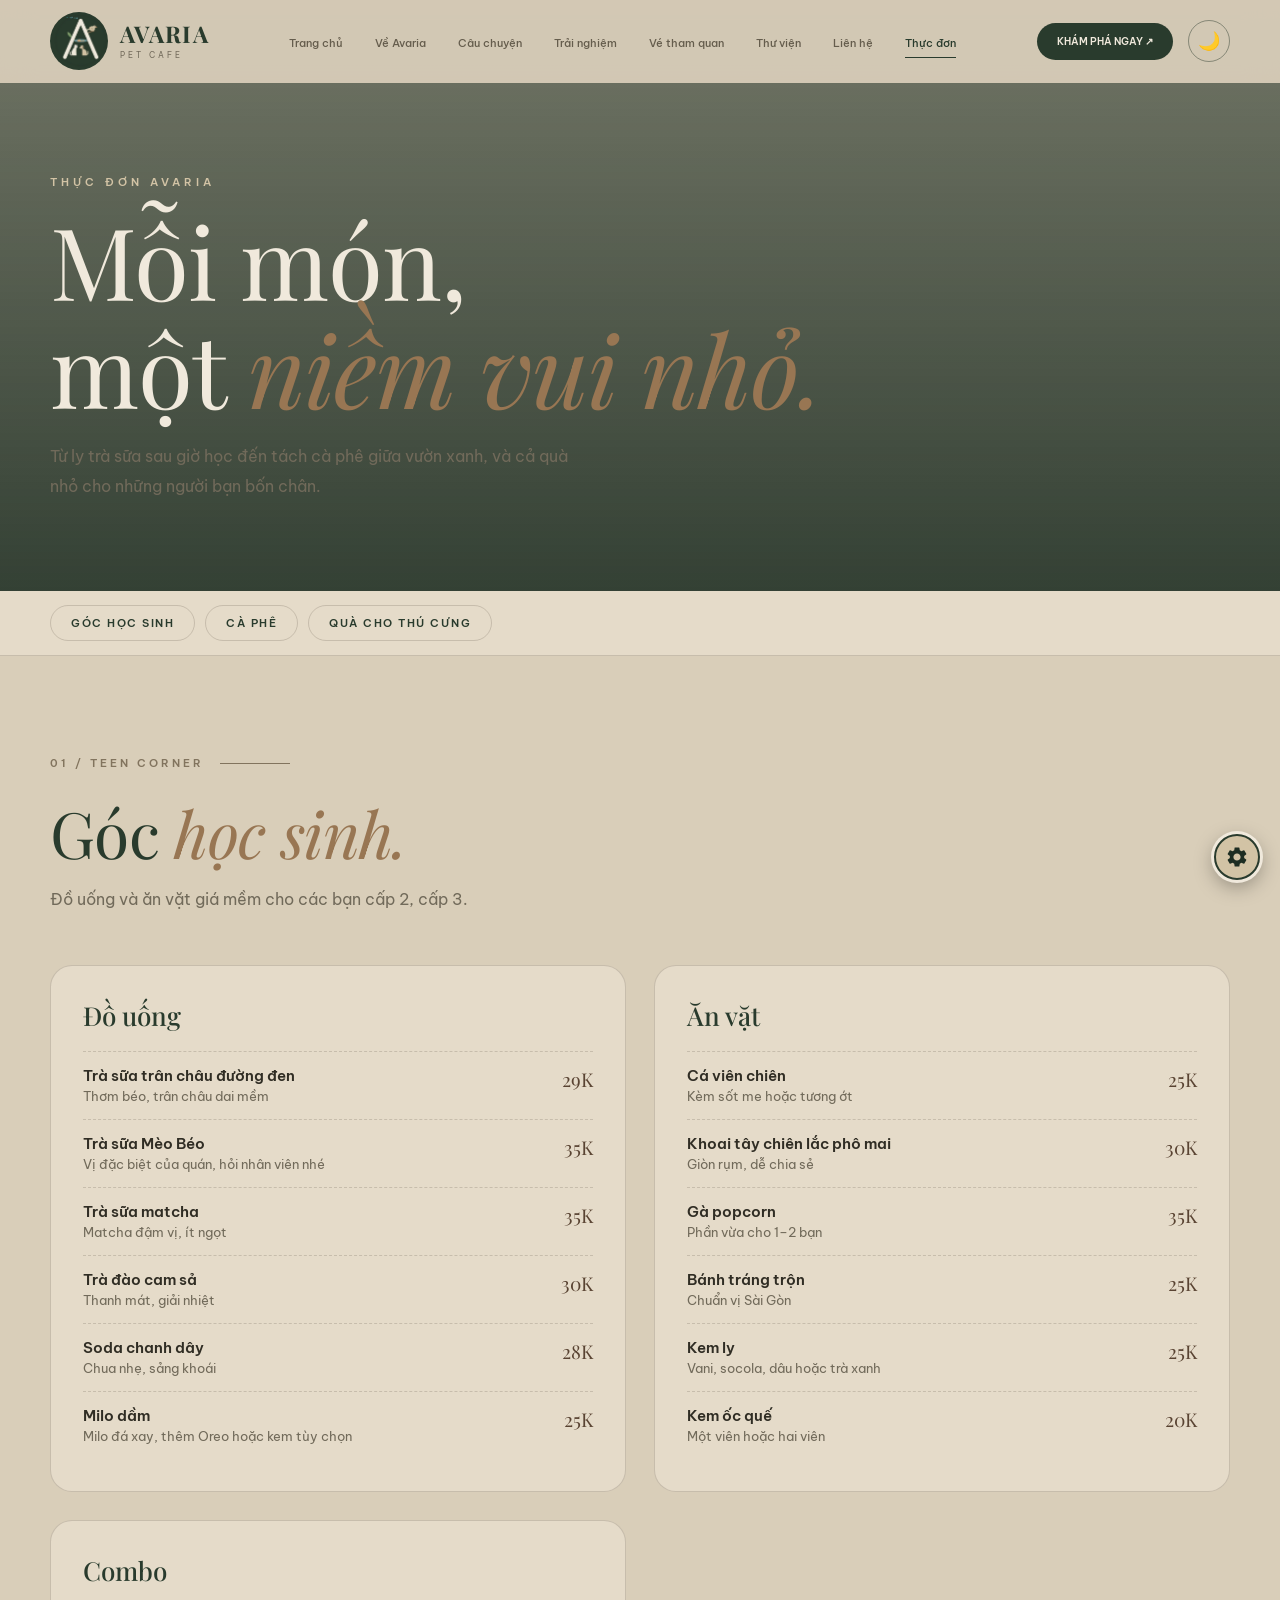
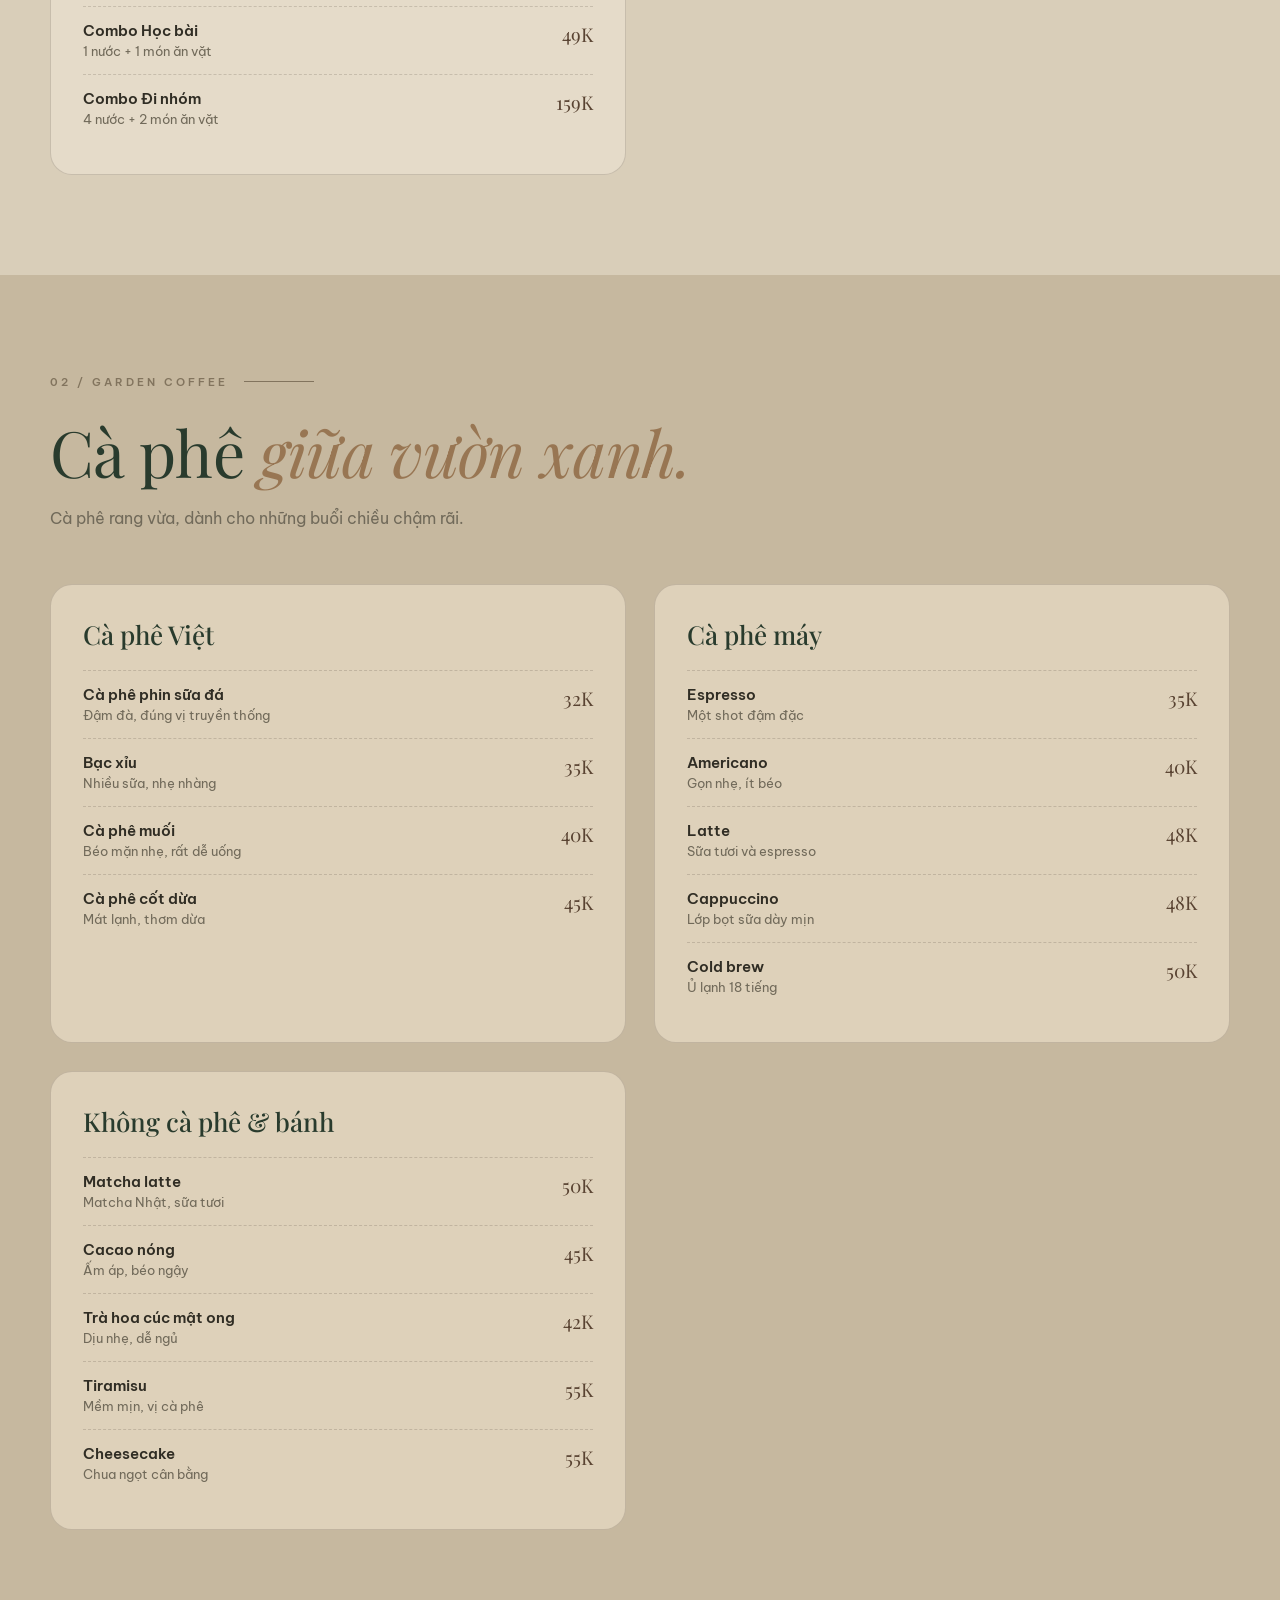
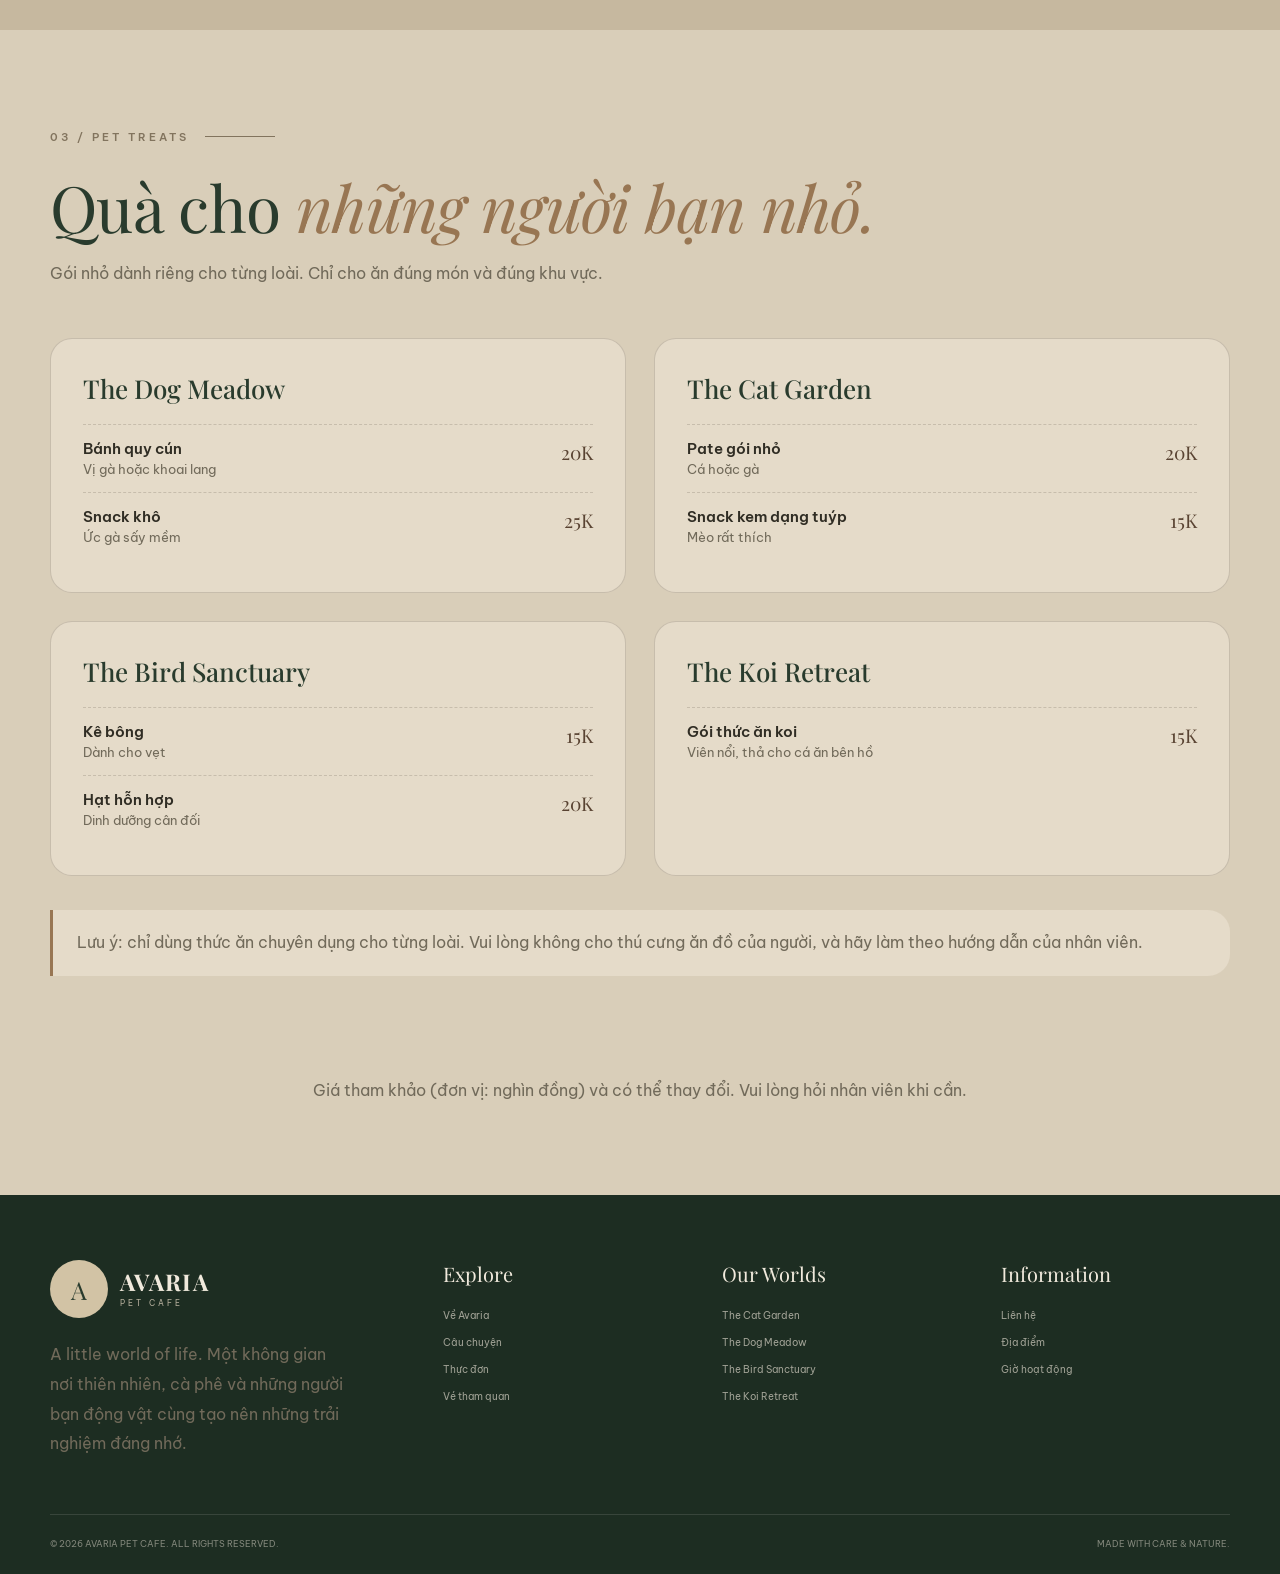
<file: menu.html>
<!DOCTYPE html>
<html lang="vi">
<head>
<meta charset="UTF-8">
<meta name="viewport" content="width=device-width, initial-scale=1.0">
<title>Thực đơn | Avaria Pet Cafe</title>
<meta name="description" content="Thực đơn Avaria Pet Cafe: đồ uống, ăn vặt, cà phê và quà cho thú cưng.">
<link rel="preconnect" href="https://fonts.googleapis.com">
<link rel="preconnect" href="https://fonts.gstatic.com" crossorigin>
<link href="https://fonts.googleapis.com/css2?family=Playfair+Display:ital,wght@0,400;0,500;0,600;1,400;1,500&family=Be+Vietnam+Pro:wght@300;400;500;600;700&display=swap" rel="stylesheet">
<link rel="stylesheet" href="style.css">
<link rel="stylesheet" href="story.css">
<style>
.menu-tabs{position:sticky;top:72px;z-index:50;background:var(--background-light);border-bottom:1px solid var(--border)}
.menu-tabs .container{display:flex;gap:10px;overflow-x:auto;padding:14px 0}
.menu-tabs a{white-space:nowrap;padding:10px 20px;border:1px solid var(--border);border-radius:50px;font-size:11px;font-weight:600;letter-spacing:1.5px;color:var(--green);transition:.25s}
.menu-tabs a:hover{background:var(--green);color:var(--white)}
.menu-section{padding:100px 0}
.menu-section.alt{background:var(--background-dark)}
.menu-sub{margin:18px 0 50px;max-width:560px}
.menu-grid{display:grid;grid-template-columns:repeat(2,1fr);gap:28px}
.menu-group{background:var(--background-light);border:1px solid var(--border);border-radius:var(--radius);padding:32px}
.alt .menu-group{background:var(--surface-light)}
.menu-group h3{font-family:var(--serif);font-weight:500;font-size:26px;color:var(--green);margin-bottom:18px}
.menu-group ul{list-style:none}
.menu-group li{display:flex;justify-content:space-between;gap:18px;padding:14px 0;border-top:1px dashed var(--border)}
.menu-group b{display:block;font-weight:600;color:var(--text);font-size:15px}
.menu-group span{font-size:13px;color:var(--muted)}
.menu-group em{font-style:normal;font-family:var(--serif);font-size:19px;color:var(--wood);white-space:nowrap}
.pet-note{margin-top:34px;padding:18px 24px;border-left:3px solid var(--wood-light);background:var(--background-light);border-radius:0 var(--radius) var(--radius) 0;font-size:14px}
.menu-foot{text-align:center;padding:0 0 90px;font-size:13px;color:var(--muted)}
@media(max-width:760px){.menu-grid{grid-template-columns:1fr}.menu-section{padding:70px 0}.menu-hero{padding:130px 0 50px}.menu-tabs{top:72px}}
</style>
</head>
<body class="story-page">
    <canvas id="firefliesCanvas"></canvas>

<header class="header" id="header">
  <div class="container navbar">
    <a href="index.html" class="logo">
      <div class="logo-mark"><img src="logoava.png" alt="Avaria Pet Cafe Logo" class="logo-img"></div>
      <div class="logo-text"><strong>AVARIA</strong><span>PET CAFE</span></div>
    </a>
    <ul class="nav-links" id="navLinks">
      <li><a href="index.html">Trang chủ</a></li>
      <li><a href="index.html#about">Về Avaria</a></li>
      <li><a href="story.html">Câu chuyện</a></li>
      <li><a href="index.html#experience">Trải nghiệm</a></li>
      <li><a href="index.html#tickets">Vé tham quan</a></li>
      <li><a href="index.html#gallery">Thư viện</a></li>
      <li><a href="index.html#contact">Liên hệ</a></li>
      <li><a href="menu.html" class="active">Thực đơn</a></li>
    </ul>
    <div class="nav-right">
      <a href="index.html#tickets" class="nav-booking">KHÁM PHÁ NGAY ↗</a>
       <!-- NÚT ĐỔI SÁNG/TỐI -->
      <button class="theme-toggle" id="themeToggle" aria-label="Chuyển chế độ sáng/tối" title="Chế độ ban đêm">🌙</button>
      <button class="menu-toggle" id="menuToggle" aria-label="Mở menu" aria-expanded="false">☰</button>
    </div>
  </div>
</header>

<main>
<section class="menu-hero">
  <div class="container">
    <span class="story-eyebrow">THỰC ĐƠN AVARIA</span>
    <h1>Mỗi món,<br>một <i>niềm vui nhỏ.</i></h1>
    <p>Từ ly trà sữa sau giờ học đến tách cà phê giữa vườn xanh, và cả quà nhỏ cho những người bạn bốn chân.</p>
  </div>
</section>

<nav class="menu-tabs" aria-label="Danh mục thực đơn">
  <div class="container">
    <a href="#teen">GÓC HỌC SINH</a>
    <a href="#coffee">CÀ PHÊ</a>
    <a href="#pet">QUÀ CHO THÚ CƯNG</a>
  </div>
</nav>

<!-- 01 GÓC HỌC SINH -->
<section class="menu-section" id="teen"><div class="container">
  <div class="story-label">01 / TEEN CORNER</div>
  <h2 class="reveal">Góc <i>học sinh.</i></h2>
  <p class="menu-sub reveal">Đồ uống và ăn vặt giá mềm cho các bạn cấp 2, cấp 3.</p>
  <div class="menu-grid">

    <div class="menu-group reveal"><h3>Đồ uống</h3><ul>
        <li><div><b>Trà sữa trân châu đường đen</b><span>Thơm béo, trân châu dai mềm</span></div><em>29K</em></li>
        <li><div><b>Trà sữa Mèo Béo</b><span>Vị đặc biệt của quán, hỏi nhân viên nhé</span></div><em>35K</em></li>
        <li><div><b>Trà sữa matcha</b><span>Matcha đậm vị, ít ngọt</span></div><em>35K</em></li>
        <li><div><b>Trà đào cam sả</b><span>Thanh mát, giải nhiệt</span></div><em>30K</em></li>
        <li><div><b>Soda chanh dây</b><span>Chua nhẹ, sảng khoái</span></div><em>28K</em></li>
        <li><div><b>Milo dầm</b><span>Milo đá xay, thêm Oreo hoặc kem tùy chọn</span></div><em>25K</em></li>
    </ul></div>

    <div class="menu-group reveal"><h3>Ăn vặt</h3><ul>
        <li><div><b>Cá viên chiên</b><span>Kèm sốt me hoặc tương ớt</span></div><em>25K</em></li>
        <li><div><b>Khoai tây chiên lắc phô mai</b><span>Giòn rụm, dễ chia sẻ</span></div><em>30K</em></li>
        <li><div><b>Gà popcorn</b><span>Phần vừa cho 1–2 bạn</span></div><em>35K</em></li>
        <li><div><b>Bánh tráng trộn</b><span>Chuẩn vị Sài Gòn</span></div><em>25K</em></li>
        <li><div><b>Kem ly</b><span>Vani, socola, dâu hoặc trà xanh</span></div><em>25K</em></li>
        <li><div><b>Kem ốc quế</b><span>Một viên hoặc hai viên</span></div><em>20K</em></li>
    </ul></div>

    <div class="menu-group reveal"><h3>Combo</h3><ul>
        <li><div><b>Combo Học bài</b><span>1 nước + 1 món ăn vặt</span></div><em>49K</em></li>
        <li><div><b>Combo Đi nhóm</b><span>4 nước + 2 món ăn vặt</span></div><em>159K</em></li>
    </ul></div>

  </div>
</div></section>

<!-- 02 CÀ PHÊ -->
<section class="menu-section alt" id="coffee"><div class="container">
  <div class="story-label">02 / GARDEN COFFEE</div>
  <h2 class="reveal">Cà phê <i>giữa vườn xanh.</i></h2>
  <p class="menu-sub reveal">Cà phê rang vừa, dành cho những buổi chiều chậm rãi.</p>
  <div class="menu-grid">

    <div class="menu-group reveal"><h3>Cà phê Việt</h3><ul>
        <li><div><b>Cà phê phin sữa đá</b><span>Đậm đà, đúng vị truyền thống</span></div><em>32K</em></li>
        <li><div><b>Bạc xỉu</b><span>Nhiều sữa, nhẹ nhàng</span></div><em>35K</em></li>
        <li><div><b>Cà phê muối</b><span>Béo mặn nhẹ, rất dễ uống</span></div><em>40K</em></li>
        <li><div><b>Cà phê cốt dừa</b><span>Mát lạnh, thơm dừa</span></div><em>45K</em></li>
    </ul></div>

    <div class="menu-group reveal"><h3>Cà phê máy</h3><ul>
        <li><div><b>Espresso</b><span>Một shot đậm đặc</span></div><em>35K</em></li>
        <li><div><b>Americano</b><span>Gọn nhẹ, ít béo</span></div><em>40K</em></li>
        <li><div><b>Latte</b><span>Sữa tươi và espresso</span></div><em>48K</em></li>
        <li><div><b>Cappuccino</b><span>Lớp bọt sữa dày mịn</span></div><em>48K</em></li>
        <li><div><b>Cold brew</b><span>Ủ lạnh 18 tiếng</span></div><em>50K</em></li>
    </ul></div>

    <div class="menu-group reveal"><h3>Không cà phê &amp; bánh</h3><ul>
        <li><div><b>Matcha latte</b><span>Matcha Nhật, sữa tươi</span></div><em>50K</em></li>
        <li><div><b>Cacao nóng</b><span>Ấm áp, béo ngậy</span></div><em>45K</em></li>
        <li><div><b>Trà hoa cúc mật ong</b><span>Dịu nhẹ, dễ ngủ</span></div><em>42K</em></li>
        <li><div><b>Tiramisu</b><span>Mềm mịn, vị cà phê</span></div><em>55K</em></li>
        <li><div><b>Cheesecake</b><span>Chua ngọt cân bằng</span></div><em>55K</em></li>
    </ul></div>

  </div>
</div></section>

<!-- 03 QUÀ CHO THÚ CƯNG -->
<section class="menu-section" id="pet"><div class="container">
  <div class="story-label">03 / PET TREATS</div>
  <h2 class="reveal">Quà cho <i>những người bạn nhỏ.</i></h2>
  <p class="menu-sub reveal">Gói nhỏ dành riêng cho từng loài. Chỉ cho ăn đúng món và đúng khu vực.</p>
  <div class="menu-grid">

    <div class="menu-group reveal"><h3>The Dog Meadow</h3><ul>
        <li><div><b>Bánh quy cún</b><span>Vị gà hoặc khoai lang</span></div><em>20K</em></li>
        <li><div><b>Snack khô</b><span>Ức gà sấy mềm</span></div><em>25K</em></li>
    </ul></div>

    <div class="menu-group reveal"><h3>The Cat Garden</h3><ul>
        <li><div><b>Pate gói nhỏ</b><span>Cá hoặc gà</span></div><em>20K</em></li>
        <li><div><b>Snack kem dạng tuýp</b><span>Mèo rất thích</span></div><em>15K</em></li>
    </ul></div>

    <div class="menu-group reveal"><h3>The Bird Sanctuary</h3><ul>
        <li><div><b>Kê bông</b><span>Dành cho vẹt</span></div><em>15K</em></li>
        <li><div><b>Hạt hỗn hợp</b><span>Dinh dưỡng cân đối</span></div><em>20K</em></li>
    </ul></div>

    <div class="menu-group reveal"><h3>The Koi Retreat</h3><ul>
        <li><div><b>Gói thức ăn koi</b><span>Viên nổi, thả cho cá ăn bên hồ</span></div><em>15K</em></li>
    </ul></div>

  </div>
  <p class="pet-note reveal">Lưu ý: chỉ dùng thức ăn chuyên dụng cho từng loài. Vui lòng không cho thú cưng ăn đồ của người, và hãy làm theo hướng dẫn của nhân viên.</p>
</div></section>

<p class="menu-foot">Giá tham khảo (đơn vị: nghìn đồng) và có thể thay đổi. Vui lòng hỏi nhân viên khi cần.</p>
</main>

<footer class="footer">
  <div class="container">
    <div class="footer-grid">
      <div class="footer-brand">
        <a href="index.html" class="logo">
          <div class="logo-mark">A</div>
          <div class="logo-text"><strong>AVARIA</strong><span>PET CAFE</span></div>
        </a>
        <p class="footer-about">A little world of life. Một không gian nơi thiên nhiên, cà phê và những người bạn động vật cùng tạo nên những trải nghiệm đáng nhớ.</p>
      </div>
      <div class="footer-column"><h4>Explore</h4>
        <a href="index.html#about">Về Avaria</a><a href="story.html">Câu chuyện</a><a href="menu.html">Thực đơn</a><a href="index.html#tickets">Vé tham quan</a></div>
      <div class="footer-column"><h4>Our Worlds</h4>
        <a href="index.html#experience">The Cat Garden</a><a href="index.html#experience">The Dog Meadow</a><a href="index.html#experience">The Bird Sanctuary</a><a href="index.html#experience">The Koi Retreat</a></div>
      <div class="footer-column"><h4>Information</h4>
        <a href="index.html#contact">Liên hệ</a><a href="index.html#contact">Địa điểm</a><a href="index.html#contact">Giờ hoạt động</a></div>
    </div>
    <div class="footer-bottom">
      <span>© <span id="currentYear"></span> AVARIA PET CAFE. ALL RIGHTS RESERVED.</span>
      <span>MADE WITH CARE &amp; NATURE.</span>
    </div>
  </div>
</footer>

<script>
document.getElementById("currentYear").textContent = new Date().getFullYear();
const header = document.getElementById("header");
const menuToggle = document.getElementById("menuToggle");
const navLinks = document.getElementById("navLinks");
window.addEventListener("scroll", () => header.classList.toggle("scrolled", window.scrollY > 30));
menuToggle.addEventListener("click", () => {
  const open = navLinks.classList.toggle("open");
  menuToggle.setAttribute("aria-expanded", String(open));
});
navLinks.querySelectorAll("a").forEach(a => a.addEventListener("click", () => {
  navLinks.classList.remove("open");
  menuToggle.setAttribute("aria-expanded", "false");
}));
const io = new IntersectionObserver(es => es.forEach(e => {
  if (e.isIntersecting) { e.target.classList.add("show"); io.unobserve(e.target); }
}), { threshold: .1 });
document.querySelectorAll(".reveal").forEach(el => io.observe(el));
</script>


</script>
  <script src="settings.js"></script>
  <script src="fireflies.js"></script>

    <script>
(function () {
    const KEY = 'avaria_theme';
    const body = document.body;
    const btn = document.getElementById('themeToggle');

    console.log('THEME SCRIPT CHẠY - nút:', btn); // kiểm tra F12 Console

    function apply(theme) {
        if (theme === 'dark') {
            body.classList.add('dark-mode');
            if (btn) btn.textContent = '☀️';
        } else {
            body.classList.remove('dark-mode');
            if (btn) btn.textContent = '🌙';
        }
    }

    let saved = 'light';
    try { saved = localStorage.getItem(KEY) || 'light'; } catch (e) {}
    apply(saved);

    if (btn) {
        btn.addEventListener('click', function (e) {
            e.preventDefault();
            const isDark = body.classList.toggle('dark-mode');
            const next = isDark ? 'dark' : 'light';
            try { localStorage.setItem(KEY, next); } catch (err) {}
            apply(next);
            console.log('Đã đổi theme:', next);
        });
    } else {
        console.warn('KHÔNG TÌM THẤY #themeToggle - kiểm tra lại HTML');
    }
})();
</script>
</body>
</html>
</file>
<file: style.css>
/* =========================================
   AVARIA PET CAFE
   NATURE / WOOD / STONE / FOREST
========================================= */


/* =========================================
   1. GLOBAL
========================================= */

:root {
    --green: #293b2d;
    --green-light: #52694b;
    --green-dark: #1d2d22;
    --green-soft: #59694e;

    --wood: #594332;
    --wood-light: #987653;
    --wood-dark: #392b20;

    --stone: #b9a88b;
    --stone-light: #d2c3a5;
    --stone-dark: #82745e;

    --background: #d9ceb9;
    --background-light: #e5dbc9;
    --background-dark: #c6b89f;

    --surface: #cfc1a9;
    --surface-light: #ded1ba;

    --text: #302d24;
    --muted: #716a5a;
    --white: #f0e9dc;

    --border: rgba(62, 53, 39, 0.18);
    --shadow: 0 18px 50px rgba(49, 39, 25, 0.14);

    --radius: 22px;

    --serif: "Playfair Display", Georgia, serif;
    --sans: "Be Vietnam Pro", sans-serif;
}


* {
    margin: 0;
    padding: 0;
    box-sizing: border-box;
}


html {
    scroll-behavior: smooth;
    scroll-padding-top: 95px;
}


body {
    font-family: var(--sans);
    color: var(--text);
    background: var(--background);
    overflow-x: hidden;
}


a {
    text-decoration: none;
    color: inherit;
}


button {
    font: inherit;
}


img {
    display: block;
    width: 100%;
    object-fit: cover;
}


.container {
    width: min(1180px, calc(100% - 48px));
    margin: auto;
}


.section {
    padding: 110px 0;
}


.section-tag {
    display: inline-flex;
    align-items: center;
    gap: 9px;

    color: var(--green-light);

    font-size: 11px;
    font-weight: 700;
    letter-spacing: 2.5px;
    text-transform: uppercase;

    margin-bottom: 20px;
}


.section-tag::before {
    content: "";

    width: 28px;
    height: 1px;

    background: var(--green-light);
}


.section-title {
    font-family: var(--serif);
    font-size: clamp(36px, 5vw, 57px);
    line-height: 1.15;
    font-weight: 400;

    color: var(--green);
}


.section-description {
    color: var(--muted);
    font-size: 14px;
    line-height: 1.9;

    max-width: 570px;
    margin-top: 18px;
}


.accent {
    color: var(--wood-light);
    font-style: italic;
}


/* =========================================
   2. BUTTONS
========================================= */

.btn {
    min-height: 52px;
    padding: 0 27px;

    border-radius: 50px;

    display: inline-flex;
    align-items: center;
    justify-content: center;
    gap: 12px;

    font-size: 12px;
    font-weight: 600;
    letter-spacing: .3px;

    transition: .3s ease;
    cursor: pointer;

    border: 1px solid transparent;
}


.btn-primary {
    background: var(--green);
    color: var(--white);
}


.btn-primary:hover {
    background: var(--green-light);
    transform: translateY(-3px);
    box-shadow: 0 10px 25px rgba(38, 59, 44, .2);
}


.btn-outline {
    color: var(--green);
    border-color: rgba(41, 59, 45, .45);
    background: transparent;
}


.btn-outline:hover {
    background: var(--green);
    color: var(--white);
    transform: translateY(-3px);
}


/* =========================================
   3. HEADER (Trang chủ)
========================================= */

.header {
    position: fixed;
    top: 0;
    left: 0;

    width: 100%;
    z-index: 1000;

    background: rgba(217, 206, 185, .94);
    backdrop-filter: blur(16px);

    border-bottom: 1px solid transparent;
    transition: .3s ease;
}


.header.scrolled {
    border-bottom-color: var(--border);
    box-shadow: 0 5px 25px rgba(31, 40, 28, .09);
}


.navbar {
    height: 82px;

    display: flex;
    align-items: center;
    justify-content: space-between;
}


.logo {
    display: flex;
    align-items: center;
    gap: 11px;
}


.logo-mark {
    width: 43px;
    height: 43px;

    background: var(--green);
    color: var(--white);

    display: grid;
    place-items: center;

    border-radius: 50%;

    font-family: var(--serif);
    font-size: 25px;
}


.logo-text strong {
    display: block;

    color: var(--green);
    font-family: var(--serif);

    font-size: 23px;
    letter-spacing: 1.3px;
    line-height: 1;
}


.logo-text span {
    display: block;

    font-size: 8px;
    letter-spacing: 3px;

    color: var(--muted);
    margin-top: 5px;
}


.nav-links {
    display: flex;
    align-items: center;
    gap: 32px;

    list-style: none;
}


.nav-links a {
    position: relative;

    font-size: 11px;
    font-weight: 500;

    color: #655d4d;
    transition: .25s;
}


.nav-links a::after {
    content: "";

    position: absolute;
    left: 0;
    bottom: -8px;

    width: 0;
    height: 1px;

    background: var(--green);
    transition: .25s;
}


.nav-links a:hover,
.nav-links a.active {
    color: var(--green);
}


.nav-links a:hover::after,
.nav-links a.active::after {
    width: 100%;
}


.nav-right {
    display: flex;
    align-items: center;
    gap: 15px;
}


.nav-booking {
    padding: 12px 20px;

    background: var(--green);
    color: var(--white);

    border-radius: 50px;

    font-size: 10px;
    font-weight: 600;

    transition: .3s;
}


.nav-booking:hover {
    background: var(--green-light);
}


.menu-toggle {
    display: none;

    width: 42px;
    height: 42px;

    border: 1px solid var(--border);
    border-radius: 50%;

    background: transparent;
    color: var(--green);

    font-size: 22px;
    cursor: pointer;
}


/* =========================================
   4. HERO
========================================= */

.hero {
    min-height: 760px;
    height: 100svh;
    max-height: 900px;

    position: relative;

    display: flex;
    align-items: center;

    color: var(--white);
    overflow: hidden;

    background:
        linear-gradient(
            90deg,
            rgba(22, 36, 24, .82) 0%,
            rgba(22, 36, 24, .52) 48%,
            rgba(22, 36, 24, .16) 100%
        ),
        url("https://images.unsplash.com/photo-1448375240586-882707db888b?auto=format&fit=crop&w=2200&q=85")
        center 55% / cover;
}


.hero::after {
    content: "";

    position: absolute;
    inset: auto 0 0;

    height: 180px;

    background: linear-gradient(
        transparent,
        rgba(18, 32, 22, .4)
    );
}


.hero-content {
    position: relative;
    z-index: 2;

    padding-top: 75px;
    max-width: 750px;

    animation: heroReveal 1s ease both;
}


.hero-label {
    display: flex;
    align-items: center;
    gap: 12px;

    font-size: 10px;
    letter-spacing: 4px;
    font-weight: 600;
    text-transform: uppercase;

    margin-bottom: 27px;
    color: #e0d8c6;
}


.hero-label::before {
    content: "";

    width: 37px;
    height: 1px;

    background: #d9c9a9;
}


.hero h1 {
    font-family: var(--serif);
    font-weight: 400;

    font-size: clamp(65px, 9vw, 112px);
    line-height: .98;
    letter-spacing: -2px;
}


.hero h1 span {
    display: block;

    font-style: italic;
    color: #d5c6a7;
}


.hero-description {
    max-width: 460px;

    margin-top: 29px;

    color: rgba(240, 233, 220, .86);

    font-size: 13px;
    line-height: 2;
}


.hero-actions {
    display: flex;
    flex-wrap: wrap;
    gap: 13px;

    margin-top: 35px;
}


.hero .btn-primary {
    background: var(--stone-light);
    color: var(--green-dark);
}


.hero .btn-primary:hover {
    background: #e2d4b8;
}


.hero .btn-outline {
    color: var(--white);
    border-color: rgba(240, 233, 220, .6);
}


.hero .btn-outline:hover {
    background: var(--white);
    color: var(--green);
}


.hero-bottom {
    position: absolute;
    z-index: 3;

    bottom: 37px;
    left: 0;

    width: 100%;
}


.hero-bottom-inner {
    display: flex;
    justify-content: space-between;
    align-items: center;
}


.hero-note {
    font-size: 9px;
    letter-spacing: 2px;
    color: rgba(240, 233, 220, .75);
}


.scroll-indicator {
    display: flex;
    align-items: center;
    gap: 12px;

    font-size: 9px;
    letter-spacing: 2px;
    color: var(--white);
}


.scroll-indicator span {
    width: 38px;
    height: 38px;

    border: 1px solid rgba(240, 233, 220, .55);
    border-radius: 50%;

    display: grid;
    place-items: center;

    font-size: 17px;
}


/* =========================================
   5. INTRODUCTION
========================================= */

.intro {
    background: var(--background);
}


.intro-grid {
    display: grid;
    grid-template-columns: 1fr 1fr;

    gap: 100px;
    align-items: center;
}


.intro-image {
    position: relative;
    padding: 0 35px 35px 0;
}


.intro-image img {
    height: 520px;
    border-radius: 5px 130px 5px 5px;
}


.intro-image::after {
    content: "";

    position: absolute;
    z-index: -1;

    right: 0;
    bottom: 0;

    width: 72%;
    height: 75%;

    border: 1px solid var(--wood-light);
}


.intro-stamp {
    position: absolute;

    right: -25px;
    bottom: 70px;

    width: 112px;
    height: 112px;

    background: var(--green);
    border-radius: 50%;

    color: var(--white);

    display: grid;
    place-items: center;

    text-align: center;

    font-family: var(--serif);
    font-size: 16px;
    line-height: 1.3;

    transform: rotate(10deg);
    box-shadow: var(--shadow);
}


.intro-content .section-description {
    margin-bottom: 30px;
}


.intro-signature {
    display: flex;
    align-items: center;
    gap: 13px;

    margin-top: 38px;
}


.signature-line {
    width: 40px;
    height: 1px;

    background: var(--wood);
}


.intro-signature span {
    color: var(--wood);
    font-family: var(--serif);
    font-style: italic;
    font-size: 19px;
}


/* =========================================
   6. EXPERIENCE
========================================= */

.experience {
    background: #c9c3a9;
}


.experience-heading {
    display: flex;
    justify-content: space-between;
    align-items: end;

    gap: 35px;
    margin-bottom: 48px;
}


.experience-heading .section-description {
    max-width: 390px;
    margin-bottom: 5px;
}


.experience-grid {
    display: grid;
    grid-template-columns: repeat(4, 1fr);
    gap: 17px;
}


.experience-card {
    background: var(--surface-light);
    overflow: hidden;

    border-radius: 5px;
    border: 1px solid rgba(68, 53, 34, .13);

    transition: .4s ease;
}


.experience-card:hover {
    transform: translateY(-9px);
    box-shadow: var(--shadow);
}


.experience-image {
    height: 290px;
    overflow: hidden;
    position: relative;
}


.experience-image img {
    height: 100%;
    transition: .6s ease;
}


.experience-card:hover img {
    transform: scale(1.07);
}


.experience-number {
    position: absolute;
    top: 15px;
    left: 15px;

    width: 36px;
    height: 36px;

    border-radius: 50%;

    background: var(--stone-light);
    color: var(--green);

    display: grid;
    place-items: center;

    font-family: var(--serif);
    font-size: 15px;
}


.experience-info {
    padding: 24px 21px 27px;
}


.experience-info small {
    color: var(--green-light);

    font-size: 9px;
    font-weight: 700;
    letter-spacing: 2px;
    text-transform: uppercase;
}


.experience-info h3 {
    font-family: var(--serif);
    font-size: 27px;
    font-weight: 400;

    color: var(--green);
    margin: 9px 0;
}


.experience-info p {
    font-size: 11px;
    line-height: 1.9;
    color: var(--muted);

    min-height: 63px;
}


.text-link {
    display: inline-flex;
    align-items: center;
    gap: 9px;

    color: var(--green);

    font-size: 10px;
    font-weight: 700;

    margin-top: 20px;
}


.text-link span {
    transition: .3s;
}


.text-link:hover span {
    transform: translateX(5px);
}


/* =========================================
   7. MANIFESTO
========================================= */

.manifesto {
    background: var(--green-dark);
    color: var(--white);

    text-align: center;
    padding: 115px 24px;

    position: relative;
    overflow: hidden;
}


.manifesto::before,
.manifesto::after {
    content: "✳";

    position: absolute;

    color: rgba(210, 195, 165, .09);
    font-size: 180px;
}


.manifesto::before {
    top: -65px;
    left: 5%;
}


.manifesto::after {
    bottom: -95px;
    right: 5%;
}


.manifesto-content {
    position: relative;
    z-index: 1;

    max-width: 850px;
    margin: auto;
}


.manifesto-label {
    color: var(--stone-light);

    font-size: 10px;
    font-weight: 600;
    letter-spacing: 4px;

    margin-bottom: 27px;
}


.manifesto h2 {
    font-family: var(--serif);
    font-size: clamp(38px, 6vw, 69px);

    font-weight: 400;
    line-height: 1.22;
}


.manifesto h2 span {
    color: var(--stone-light);
    font-style: italic;
}


.manifesto p {
    max-width: 560px;

    margin: 25px auto 0;

    color: rgba(240, 233, 220, .7);

    font-size: 12px;
    line-height: 2;
}


/* =========================================
   8. TICKETS
========================================= */

.tickets {
    background: var(--background);
}


.tickets-heading {
    text-align: center;
    margin-bottom: 55px;
}


.tickets-heading .section-description {
    margin-left: auto;
    margin-right: auto;
}


.ticket-grid {
    display: grid;
    grid-template-columns: repeat(3, 1fr);
    gap: 20px;
}


.ticket-card {
    padding: 35px 30px;

    border: 1px solid var(--border);
    background: var(--surface-light);

    position: relative;
    transition: .3s;
}


.ticket-card:hover {
    transform: translateY(-7px);
    box-shadow: var(--shadow);
}


.ticket-card.featured {
    background: var(--green);
    color: var(--white);

    border-color: var(--green);
}


.ticket-card .ticket-label {
    font-size: 9px;
    letter-spacing: 2px;
    font-weight: 700;

    color: var(--green-light);
    text-transform: uppercase;
}


.ticket-card.featured .ticket-label {
    color: var(--stone-light);
}


.ticket-card h3 {
    font-family: var(--serif);
    font-size: 32px;
    font-weight: 400;

    margin: 15px 0 8px;
}


.ticket-card p {
    font-size: 11px;
    line-height: 1.9;

    color: var(--muted);
    min-height: 65px;
}


.ticket-card.featured p {
    color: rgba(240, 233, 220, .7);
}


.ticket-price {
    font-family: var(--serif);
    font-size: 28px;

    margin: 25px 0;
}


.ticket-price small {
    font-family: var(--sans);
    font-size: 10px;
    font-weight: 400;

    color: var(--muted);
}


.ticket-card.featured .ticket-price small {
    color: rgba(240, 233, 220, .65);
}


.ticket-features {
    list-style: none;

    padding-top: 20px;
    border-top: 1px solid var(--border);
}


.ticket-card.featured .ticket-features {
    border-color: rgba(240, 233, 220, .2);
}


.ticket-features li {
    font-size: 10px;
    margin: 13px 0;

    color: var(--muted);
}


.ticket-card.featured .ticket-features li {
    color: rgba(240, 233, 220, .83);
}


.ticket-features li::before {
    content: "✳";

    margin-right: 10px;
    color: var(--green-light);
}


.ticket-card.featured .ticket-features li::before {
    color: var(--stone-light);
}


.ticket-card .btn {
    width: 100%;
    margin-top: 25px;
}


.ticket-card.featured .btn {
    background: var(--stone-light);
    color: var(--green-dark);
}


.ticket-card.featured .btn:hover {
    background: var(--white);
}


/* =========================================
   9. GALLERY
========================================= */

.gallery {
    background: #c9c3a9;
}


.gallery-heading {
    display: flex;
    justify-content: space-between;
    align-items: end;

    gap: 25px;
    margin-bottom: 40px;
}


.gallery-grid {
    display: grid;

    grid-template-columns: 1.35fr 1fr 1fr;
    grid-template-rows: 230px 230px;

    gap: 15px;
}


.gallery-item {
    overflow: hidden;
    position: relative;
}


.gallery-item:first-child {
    grid-row: span 2;
}


.gallery-item img {
    width: 100%;
    height: 100%;

    transition: .6s;
}


.gallery-item:hover img {
    transform: scale(1.06);
}


.gallery-item::after {
    content: "";

    position: absolute;
    inset: 45% 0 0;

    background: linear-gradient(
        transparent,
        rgba(25, 32, 22, .65)
    );
}


.gallery-caption {
    position: absolute;

    bottom: 19px;
    left: 20px;

    z-index: 2;

    color: var(--white);

    font-family: var(--serif);
    font-size: 22px;
}


/* =========================================
   10. CONTACT
========================================= */

.contact {
    background: var(--background);
}


.contact-box {
    display: grid;
    grid-template-columns: 1fr 1fr;

    background: #c8bea7;
    border-radius: 5px;
    overflow: hidden;
}


.contact-content {
    padding: 65px;
}


.contact-content .section-title {
    font-size: clamp(35px, 4vw, 49px);
}


.contact-list {
    list-style: none;
    margin: 35px 0;
}


.contact-list li {
    display: flex;
    gap: 15px;

    margin: 22px 0;
    align-items: flex-start;
}


.contact-icon {
    width: 39px;
    height: 39px;

    background: rgba(41, 59, 45, .1);
    color: var(--green);

    display: grid;
    place-items: center;

    border-radius: 50%;
    flex-shrink: 0;
}


.contact-list strong {
    display: block;

    font-size: 11px;
    color: var(--green);

    margin-bottom: 5px;
}


.contact-list span {
    font-size: 10px;
    color: var(--muted);
    line-height: 1.8;
}


.contact-image {
    min-height: 500px;
}


.contact-image img {
    height: 100%;
    min-height: 500px;
}


/* =========================================
   11. FOOTER
========================================= */

.footer {
    background: #1d2d22;
    color: var(--white);

    padding: 65px 0 25px;
}


.footer-grid {
    display: grid;
    grid-template-columns: 1.5fr 1fr 1fr 1fr;

    gap: 50px;
    padding-bottom: 55px;
}


.footer .logo-mark {
    background: var(--stone-light);
    color: var(--green);
}


.footer .logo-text strong {
    color: var(--white);
}


.footer .logo-text span {
    color: #b8b19f;
}


.footer-about {
    max-width: 300px;

    color: rgba(240, 233, 220, .6);

    font-size: 10px;
    line-height: 2;

    margin-top: 22px;
}


.footer-column h4 {
    font-family: var(--serif);
    font-size: 20px;
    font-weight: 400;

    margin-bottom: 22px;
}


.footer-column a {
    display: block;

    color: rgba(240, 233, 220, .62);

    font-size: 10px;
    margin: 14px 0;

    transition: .25s;
}


.footer-column a:hover {
    color: var(--stone-light);
    transform: translateX(4px);
}


.footer-bottom {
    border-top: 1px solid rgba(240, 233, 220, .13);

    padding-top: 23px;

    display: flex;
    justify-content: space-between;
    gap: 15px;

    color: rgba(240, 233, 220, .48);
    font-size: 9px;
}


/* =========================================
   12. REVEAL ANIMATION
========================================= */

.reveal {
    opacity: 0;
    transform: translateY(30px);

    transition:
        opacity .8s ease,
        transform .8s ease;
}


.reveal.show {
    opacity: 1;
    transform: translateY(0);
}


@keyframes heroReveal {
    from {
        opacity: 0;
        transform: translateY(30px);
    }
    to {
        opacity: 1;
        transform: translateY(0);
    }
}


/* =========================================
   13. RESPONSIVE - TABLET
========================================= */

@media (max-width: 1000px) {

    .nav-links {
        gap: 18px;
    }

    .nav-links a {
        font-size: 10px;
    }

    .experience-grid {
        grid-template-columns: repeat(2, 1fr);
    }

    .experience-image {
        height: 320px;
    }

    .intro-grid {
        gap: 55px;
    }

    .footer-grid {
        grid-template-columns: repeat(2, 1fr);
    }

}


/* =========================================
   14. RESPONSIVE - MOBILE
========================================= */

@media (max-width: 760px) {

    .section {
        padding: 80px 0;
    }

    .container {
        width: min(100% - 36px, 560px);
    }


    /* HEADER */

    .navbar {
        height: 72px;
    }

    .menu-toggle {
        display: block;
    }

    .nav-booking {
        display: none;
    }

    .nav-links {
        position: absolute;

        top: 72px;
        left: 0;

        width: 100%;

        background: var(--background);
        border-bottom: 1px solid var(--border);

        display: none;
        flex-direction: column;
        align-items: stretch;

        gap: 0;
        padding: 10px 24px 20px;
    }

    .nav-links.open {
        display: flex;
    }

    .nav-links li a {
        display: block;
        padding: 15px 0;
        font-size: 12px;
    }

    .nav-links a::after {
        display: none;
    }


    /* HERO */

    .hero {
        min-height: 700px;
        height: 90svh;
        background-position: 58% center;
    }

    .hero h1 {
        font-size: clamp(62px, 15vw, 85px);
    }

    .hero-description {
        font-size: 12px;
        max-width: 360px;
    }

    .hero-bottom {
        bottom: 23px;
    }

    .hero-note {
        font-size: 8px;
        letter-spacing: 1px;
    }


    /* INTRO */

    .intro-grid {
        grid-template-columns: 1fr;
        gap: 55px;
    }

    .intro-image {
        max-width: 500px;
    }

    .intro-image img {
        height: 410px;
    }

    .intro-stamp {
        right: -5px;

        width: 90px;
        height: 90px;

        font-size: 13px;
    }


    /* EXPERIENCE */

    .experience-heading,
    .gallery-heading {
        display: block;
    }

    .experience-heading .section-description {
        margin-top: 15px;
    }

    .experience-grid {
        gap: 12px;
    }

    .experience-image {
        height: 220px;
    }

    .experience-info {
        padding: 19px 15px;
    }

    .experience-info h3 {
        font-size: 23px;
    }

    .experience-info p {
        font-size: 10px;
    }


    /* TICKETS */

    .ticket-grid {
        grid-template-columns: 1fr;
        max-width: 460px;

        margin: auto;
    }

    .ticket-card {
        padding: 30px 25px;
    }


    /* GALLERY */

    .gallery-grid {
        grid-template-columns: 1fr 1fr;
        grid-template-rows: 260px 180px 180px;

        gap: 10px;
    }

    .gallery-item:first-child {
        grid-column: span 2;
        grid-row: auto;
    }

    .gallery-caption {
        font-size: 18px;

        left: 13px;
        bottom: 13px;
    }


    /* CONTACT */

    .contact-box {
        grid-template-columns: 1fr;
    }

    .contact-content {
        padding: 38px 25px;
    }

    .contact-image,
    .contact-image img {
        min-height: 300px;
        height: 300px;
    }


    /* FOOTER */

    .footer-grid {
        gap: 35px 20px;
    }

}


/* =========================================
   15. RESPONSIVE - SMALL MOBILE
========================================= */

@media (max-width: 420px) {

    .experience-grid {
        grid-template-columns: 1fr;
    }

    .experience-image {
        height: 270px;
    }

    .hero-actions {
        flex-direction: column;
        align-items: flex-start;
    }

    .hero-actions .btn {
        min-width: 190px;
    }

    .footer-grid {
        grid-template-columns: 1fr 1fr;
    }

    .footer-brand {
        grid-column: span 2;
    }

    .footer-bottom {
        flex-direction: column;
    }

}


/* =========================================
   16. ACCESSIBILITY
========================================= */

@media (prefers-reduced-motion: reduce) {

    html {
        scroll-behavior: auto;
    }

    *,
    *::before,
    *::after {
        animation-duration: .01ms !important;
        transition-duration: .01ms !important;
    }

    .reveal {
        opacity: 1;
        transform: none;
    }

}

/* =========================================
   17. STORY PAGE
========================================= */
.story-page { background: var(--background); }
.story-page img { display: block; width: 100%; height: 100%; object-fit: cover; }
.story-page h1, .story-page h2 { font-family: var(--serif); font-weight: 500; line-height: 1.15; letter-spacing: -.01em; }
.story-page h2 { font-size: clamp(36px, 5vw, 64px); color: var(--green); }
.story-page h2 i, .story-page h1 i { color: var(--wood-light); }
.story-page p { line-height: 1.85; color: var(--muted); font-size: 16px; }

.story-label { display: flex; align-items: center; gap: 16px; font-size: 11px; font-weight: 600; letter-spacing: 3px; color: var(--stone-dark); margin-bottom: 28px; }
.story-label::after { content: ""; flex: 0 0 70px; height: 1px; background: var(--stone-dark); }

/* Hero */
.story-hero { position: relative; min-height: 100vh; display: grid; align-items: end; padding: 140px 0 90px; color: var(--white);
  background: linear-gradient(180deg, rgba(29,45,34,.55), rgba(29,45,34,.88)), url("https://images.unsplash.com/photo-1511497584788-876760111969?auto=format&fit=crop&w=2000&q=80") center/cover; }
.story-hero h1 { font-size: clamp(48px, 9vw, 120px); color: var(--white); margin: 18px 0 26px; }
.story-hero h1 i { color: var(--stone-light); }
.story-hero p { color: rgba(240,233,220,.82); font-size: 19px; max-width: 520px; }
.story-eyebrow { font-size: 11px; letter-spacing: 4px; color: var(--stone-light); font-weight: 600; }
.story-scroll { display: inline-flex; gap: 12px; margin-top: 44px; font-size: 11px; letter-spacing: 3px; font-weight: 600; color: var(--white); padding-bottom: 8px; border-bottom: 1px solid rgba(240,233,220,.4); }
.story-scroll span { animation: bob 1.8s ease-in-out infinite; }
@keyframes bob { 50% { transform: translateY(5px); } }

/* 01 Beginning */
.story-intro { padding: 130px 0 110px; }
.story-intro-grid { display: grid; grid-template-columns: 1.05fr .95fr; gap: 80px; align-items: center; }
.story-intro-text p + p { margin-top: 20px; }
.story-intro-text h2 { margin-bottom: 32px; }
.story-photo { position: relative; aspect-ratio: 4/5; border-radius: var(--radius); overflow: hidden; box-shadow: var(--shadow); }
.story-photo figcaption { position: absolute; left: 20px; bottom: 18px; font-size: 10px; letter-spacing: 3px; color: var(--white); background: rgba(29,45,34,.7); padding: 8px 14px; border-radius: 50px; backdrop-filter: blur(8px); }

/* Quote band */
.story-quote { background: var(--green); color: var(--white); padding: 110px 0; text-align: center; }
.story-quote blockquote { font-family: var(--serif); font-size: clamp(28px, 4.2vw, 54px); line-height: 1.25; max-width: 900px; margin: auto; }
.story-quote blockquote i { color: var(--stone-light); }
.story-quote cite { display: block; margin-top: 28px; font-style: normal; font-size: 11px; letter-spacing: 3px; color: var(--stone); }

/* 02 / 03 Split */
.story-split { padding: 120px 0; }
.story-split .story-intro-grid { grid-template-columns: .9fr 1.1fr; }
.story-split.reverse .story-photo { order: 2; }
.story-split .story-photo { aspect-ratio: 5/4; }
.story-split p + p { margin-top: 20px; }
.story-split h2 { margin-bottom: 30px; }
.story-highlight { margin-top: 30px !important; padding: 22px 26px; background: var(--background-light); border-left: 3px solid var(--wood-light); border-radius: 0 var(--radius) var(--radius) 0; color: var(--green) !important; font-family: var(--serif); font-size: 21px !important; line-height: 1.5 !important; }
.story-dark { background: var(--background-dark); }

/* 04 Eight people */
.story-friends { background: var(--green-dark); color: var(--white); padding: 120px 0; }
.story-friends h2 { color: var(--white); }
.story-friends h2 i { color: var(--stone-light); }
.story-friends .story-label { color: var(--stone); }
.story-friends .story-label::after { background: var(--stone); }
.friends-lead { max-width: 620px; margin: 28px 0 56px; }
.story-friends p { color: rgba(240,233,220,.72); }
.friends-grid { display: grid; grid-template-columns: repeat(4, 1fr); gap: 16px; }
.friend-card { padding: 26px 22px; border: 1px solid rgba(240,233,220,.16); border-radius: var(--radius); transition: .3s; }
.friend-card:hover { background: rgba(240,233,220,.07); transform: translateY(-5px); }
.friend-card b { display: block; font-family: var(--serif); font-weight: 400; font-size: 24px; margin: 22px 0 4px; }
.friend-card small { font-size: 10px; letter-spacing: 2px; color: var(--stone); }
.friend-card span { font-size: 11px; letter-spacing: 2px; color: var(--stone-dark); }

/* 05 Dream */
.story-dream { padding: 120px 0; }
.dream-head { max-width: 720px; margin-bottom: 56px; }
.dream-head p { margin-top: 24px; }
.worlds { display: grid; grid-template-columns: repeat(4, 1fr); gap: 18px; }
.world { background: var(--background-light); border: 1px solid var(--border); border-radius: var(--radius); padding: 30px 24px; transition: .3s; }
.world:hover { transform: translateY(-6px); box-shadow: var(--shadow); }
.world em { font-style: normal; font-size: 11px; letter-spacing: 2px; color: var(--stone-dark); }
.world h3 { font-family: var(--serif); font-weight: 400; font-size: 24px; color: var(--green); margin: 14px 0 10px; }
.world p { font-size: 14px; line-height: 1.7; }

/* Ending */
.story-ending { position: relative; text-align: center; padding: 150px 0; color: var(--white);
  background: linear-gradient(rgba(29,45,34,.82), rgba(29,45,34,.9)), url("https://images.unsplash.com/photo-1441974231531-c6227db76b6e?auto=format&fit=crop&w=2000&q=80") center/cover; }
.story-ending h2 { color: var(--white); margin: 24px 0 28px; }
.story-ending h2 i { color: var(--stone-light); }
.story-ending p { color: rgba(240,233,220,.8); max-width: 560px; margin: 0 auto 42px; }
.story-ending .story-eyebrow { display: block; }
.story-button { display: inline-flex; gap: 10px; padding: 16px 30px; background: var(--white); color: var(--green); border-radius: 50px; font-size: 11px; font-weight: 600; letter-spacing: 2px; transition: .3s; }
.story-button:hover { background: var(--stone-light); transform: translateY(-2px); }


/* =========================================
   18. MENU PAGE
========================================= */
.menu-hero {
  padding: 170px 0 90px;
  color: var(--white);
  background:
    linear-gradient(180deg, rgba(29,45,34,.55), rgba(29,45,34,.88)),
    url("https://images.unsplash.com/photo-1511497584788-876760111969?auto=format&fit=crop&w=2000&q=80") center/cover;
}
.menu-hero h1 { font-size: clamp(46px, 8vw, 100px); color: var(--white); margin: 16px 0 20px; }
.menu-hero h1 i { color: var(--stone-light); }
.menu-hero p { color: rgba(240,233,220,.78); max-width: 520px; }

.menu-tabs { position: sticky; top: 72px; z-index: 50; background: var(--background-light); border-bottom: 1px solid var(--border); }
.menu-tabs .container { display: flex; gap: 10px; overflow-x: auto; padding: 14px 0; }
.menu-tabs a { white-space: nowrap; padding: 10px 20px; border: 1px solid var(--border); border-radius: 50px; font-size: 11px; font-weight: 600; letter-spacing: 1.5px; color: var(--green); transition: .25s; }
.menu-tabs a:hover { background: var(--green); color: var(--white); }

.menu-section { padding: 100px 0; }
.menu-section.alt { background: var(--background-dark); }
.menu-sub { margin: 18px 0 50px; max-width: 560px; }
.menu-grid { display: grid; grid-template-columns: repeat(2, 1fr); gap: 28px; }
.menu-group { background: var(--background-light); border: 1px solid var(--border); border-radius: var(--radius); padding: 32px; }
.alt .menu-group { background: var(--surface-light); }
.menu-group h3 { font-family: var(--serif); font-weight: 500; font-size: 26px; color: var(--green); margin-bottom: 18px; }
.menu-group ul { list-style: none; }
.menu-group li { display: flex; justify-content: space-between; gap: 18px; padding: 14px 0; border-top: 1px dashed var(--border); }
.menu-group b { display: block; font-weight: 600; color: var(--text); font-size: 15px; }
.menu-group span { font-size: 13px; color: var(--muted); }
.menu-group em { font-style: normal; font-family: var(--serif); font-size: 19px; color: var(--wood); white-space: nowrap; }
.pet-note { margin-top: 34px; padding: 18px 24px; border-left: 3px solid var(--wood-light); background: var(--background-light); border-radius: 0 var(--radius) var(--radius) 0; font-size: 14px; }
.menu-foot { text-align: center; padding: 0 0 90px; font-size: 13px; color: var(--muted); }


/* =========================================
   19. STORY + MENU RESPONSIVE
========================================= */
@media (max-width: 980px) {
  .friends-grid, .worlds { grid-template-columns: repeat(2, 1fr); }
}

@media (max-width: 760px) {
  .story-hero { padding-bottom: 70px; }
  .story-intro, .story-split, .story-friends, .story-dream { padding: 80px 0; }
  .story-quote { padding: 80px 0; }
  .story-ending { padding: 100px 0; }
  .story-intro-grid, .story-split .story-intro-grid { grid-template-columns: 1fr; gap: 40px; }
  .story-split.reverse .story-photo { order: 0; }
  .story-photo, .story-split .story-photo { aspect-ratio: 4/3; }

  .menu-grid { grid-template-columns: 1fr; }
  .menu-section { padding: 70px 0; }
  .menu-hero { padding: 130px 0 50px; }
}

@media (max-width: 420px) {
  .friends-grid, .worlds { grid-template-columns: 1fr; }
}

/* =========================================
   LOGO IMAGE STYLING
========================================= */
.logo-img {
    width: 43px;
    height: 43px;
    border-radius: 50%;
    object-fit: cover;
}

.footer .logo-img {
    width: 43px;
    height: 43px;
}

.logo {
    display: flex;
    align-items: center;
    gap: 12px; /* Điều chỉnh khoảng cách giữa ảnh và chữ tại đây (có thể giảm xuống 8px hoặc 10px nếu muốn sát hơn) */
}

.logo-img {
    width: 43px;  /* Kích thước chiều rộng logo */
    height: 43px; /* Kích thước chiều cao logo */
    border-radius: 50%;
    object-fit: cover;
    flex-shrink: 0; /* Ngăn không cho ảnh bị bóp méo hoặc đẩy lệch */
}

.logo-img {
    width: 65px;   /* Tăng chiều rộng logo lên */
    height: 65px;  /* Tăng chiều cao logo lên */
    border-radius: 50%;
    object-fit: cover;
    flex-shrink: 0;
}

.logo-mark {
    width: 58px;   /* Tăng chiều rộng logo lên */
    height: 58px;  /* Tăng chiều cao logo lên */
    border-radius: 50%;
    object-fit: cover;
    flex-shrink: 0;
}

/* Dấu chân thú theo con trỏ chuột */
.paw-trail {
  position: fixed;
  width: 22px;
  height: 22px;
  pointer-events: none;
  z-index: 9998;
  background: url("data:image/svg+xml,%3Csvg xmlns='http://www.w3.org/2000/svg' viewBox='0 0 24 24' fill='%23987653'%3E%3Cellipse cx='12' cy='16' rx='5.5' ry='4.5'/%3E%3Ccircle cx='5' cy='10' r='2.2'/%3E%3Ccircle cx='9' cy='6' r='2.2'/%3E%3Ccircle cx='15' cy='6' r='2.2'/%3E%3Ccircle cx='19' cy='10' r='2.2'/%3E%3C/svg%3E") center / contain no-repeat;
  transform: translate(-50%, -50%) rotate(var(--a));
  animation: pawFade 1.3s ease-out forwards;
}

@keyframes pawFade {
  0%   { opacity: .8; }
  100% { opacity: 0; }
}


.zalo-booking-btn {
    display: inline-flex;
    align-items: center;
    justify-content: center;
    background-color: #293b2d; /* Màu xanh rêu đậm giống hệt nút cũ */
    color: #f4f1ea; /* Màu chữ kem ngà đồng bộ với web */
    font-family: inherit; /* Kế thừa đúng font chữ của cả website */
    font-size: 0.78rem;
    font-weight: 600;
    letter-spacing: 0.14em; /* Giãn chữ thoáng giống nút cũ */
    text-transform: uppercase;
    padding: 15px 30px;
    border-radius: 50px;
    text-decoration: none;
    border: 1px solid #293b2d;
    cursor: pointer;
    transition: all 0.3s ease;
}

.zalo-booking-btn:hover {
    background-color: transparent;
    color: #293b2d;
    transform: translateY(-2px);
}

/* =========================================
   DARK MODE - AVARIA NIGHT FOREST
   ========================================= */

body.dark-mode {
    --green: #1a2a1f;
    --green-light: #4a6b52;
    --green-dark: #0f1a13;
    --green-soft: #3a4d3e;
    --wood: #3d2d1f;
    --wood-light: #b89a6f;
    --wood-dark: #241a12;
    --stone: #8a7d68;
    --stone-light: #c9b896;
    --stone-dark: #5c5244;
    --background: #0e1510;
    --background-light: #16201a;
    --background-dark: #0a100c;
    --surface: #141c17;
    --surface-light: #1c2620;
    --text: #e6dfd1;
    --muted: #9a9484;
    --white: #f0e9dc;
    --border: rgba(201, 184, 150, 0.12);
    --shadow: 0 18px 50px rgba(0, 0, 0, 0.55);
}

body.dark-mode {
    background: var(--background);
    color: var(--text);
}

body.dark-mode .header {
    background: rgba(14, 21, 16, 0.92);
}

body.dark-mode .nav-links a { color: #b8b19f; }
body.dark-mode .nav-links a:hover,
body.dark-mode .nav-links a.active { color: var(--stone-light); }
body.dark-mode .logo-text strong { color: var(--stone-light); }
body.dark-mode .logo-text span { color: #7a7566; }

body.dark-mode .hero {
    background:
        linear-gradient(90deg,
            rgba(5,10,7,.92) 0%,
            rgba(8,16,11,.75) 48%,
            rgba(8,16,11,.35) 100%),
        url("https://images.unsplash.com/photo-1475274047050-1d0c0975c63e?auto=format&fit=crop&w=2200&q=85")
        center 55% / cover !important;
}

body.dark-mode .hero h1 span { color: var(--stone-light); }
body.dark-mode .section-title { color: var(--stone-light); }
body.dark-mode .section-description { color: var(--muted); }
body.dark-mode .accent { color: var(--wood-light); }

body.dark-mode .intro { background: var(--background); }
body.dark-mode .intro-stamp { background: var(--green-light); color: var(--green-dark); }
body.dark-mode .intro-image::after { border-color: var(--wood-light); }
body.dark-mode .intro-signature span { color: var(--wood-light); }

body.dark-mode .experience { background: var(--background-dark); }
body.dark-mode .experience-card { background: var(--surface-light); border-color: var(--border); }
body.dark-mode .experience-number { background: var(--stone-light); color: var(--green-dark); }
body.dark-mode .experience-info h3 { color: var(--stone-light); }
body.dark-mode .text-link { color: var(--stone-light); }

body.dark-mode .manifesto { background: #0a100c; }
body.dark-mode .manifesto h2 span { color: var(--stone-light); }

body.dark-mode .tickets { background: var(--background); }
body.dark-mode .ticket-card { background: var(--surface-light); border-color: var(--border); }
body.dark-mode .ticket-card h3 { color: var(--stone-light); }
body.dark-mode .ticket-card.featured { background: var(--green-dark); border-color: var(--green-light); }
body.dark-mode .ticket-card.featured .btn { background: var(--stone-light); color: var(--green-dark); }

body.dark-mode .gallery { background: var(--background-dark); }
body.dark-mode .contact { background: var(--background); }
body.dark-mode .contact-box { background: var(--surface-light); }
body.dark-mode .contact-icon { background: rgba(201,184,150,.12); color: var(--stone-light); }

body.dark-mode .footer { background: #070c08; }
body.dark-mode .footer .logo-mark { background: var(--stone-light); color: var(--green-dark); }

/* MENU PAGE */
body.dark-mode .menu-tabs { background: var(--background-light); }
body.dark-mode .menu-tabs a { color: var(--stone-light); }
body.dark-mode .menu-group { background: var(--surface-light); border-color: var(--border); }
body.dark-mode .menu-group h3 { color: var(--stone-light); }
body.dark-mode .menu-group em { color: var(--wood-light); }
body.dark-mode .menu-section.alt { background: var(--background-dark); }

/* STORY PAGE */
body.dark-mode .story-hero {
    background:
        linear-gradient(180deg, rgba(5,10,7,.65), rgba(5,10,7,.95)),
        url("https://encrypted-tbn0.gstatic.com/images?q=tbn:ANd9GcS4XLv5GG-jUVAgrfTKul0MRkqo3b-gQeXXsEr_MK70aQ&s=10")
        center/cover !important;
}
body.dark-mode .story-page h2 { color: var(--stone-light); }
body.dark-mode .story-split.story-dark { background: var(--background-dark); }
body.dark-mode .story-quote { background: var(--green-dark); }
body.dark-mode .story-friends { background: #070c08; }
body.dark-mode .friend-card b { color: var(--stone-light); }
body.dark-mode .world { background: var(--surface-light); border-color: var(--border); }
body.dark-mode .world h3 { color: var(--stone-light); }
body.dark-mode .story-button { background: var(--stone-light); color: var(--green-dark); }
body.dark-mode .story-highlight {
    background: var(--surface-light);
    color: var(--stone-light) !important;
    border-left-color: var(--wood-light);
}

/* ===== NÚT TOGGLE ===== */
.theme-toggle {
    width: 42px;
    height: 42px;
    border-radius: 50%;
    border: 1px solid rgba(41, 59, 45, .45);
    background: transparent;
    color: var(--green);
    font-size: 18px;
    cursor: pointer;
    display: inline-grid;
    place-items: center;
    transition: .3s;
    padding: 0;
    line-height: 1;
}
.theme-toggle:hover {
    background: var(--green);
    color: var(--white);
    transform: rotate(20deg);
}
body.dark-mode .theme-toggle {
    color: var(--stone-light);
    border-color: var(--stone-dark);
}
body.dark-mode .theme-toggle:hover {
    background: var(--stone-light);
    color: var(--green-dark);
}

/* ===== CSS CHO ĐOM ĐÓM ===== */
#firefliesCanvas {
    position: fixed;
    top: 0;
    left: 0;
    width: 100%;
    height: 100%;
    pointer-events: none; /* Chuột click xuyên qua */
    z-index: 999;
    opacity: 0; /* Mặc định ẩn */
    transition: opacity 1s ease-in-out;
}

/* Chỉ hiện đom đóm khi bật Dark Mode */
body.dark-mode #firefliesCanvas {
    opacity: 1;
}
</file>
<file: story.css>
/* =========================================
   AVARIA - STORY PAGE (nạp SAU style.css)
========================================= */
.story-page { background: var(--background); }
.story-page img { display: block; width: 100%; height: 100%; object-fit: cover; }
.story-page h1, .story-page h2 { font-family: var(--serif); font-weight: 400; line-height: 1.08; letter-spacing: -.01em; }
.story-page h2 { font-size: clamp(36px, 5vw, 64px); color: var(--green); }
.story-page h2 i, .story-page h1 i { color: var(--wood-light); }
.story-page p { line-height: 1.85; color: var(--muted); font-size: 16px; }

.story-label { display: flex; align-items: center; gap: 16px; font-size: 11px; font-weight: 600; letter-spacing: 3px; color: var(--stone-dark); margin-bottom: 28px; }
.story-label::after { content: ""; flex: 0 0 70px; height: 1px; background: var(--stone-dark); }

/* HERO */
.story-hero { position: relative; min-height: 100vh; display: grid; align-items: end; padding: 140px 0 90px; color: var(--white);
  background: linear-gradient(180deg, rgba(29,45,34,.55), rgba(29,45,34,.88)), url("https://images.unsplash.com/photo-1511497584788-876760111969?auto=format&fit=crop&w=2000&q=80") center/cover; }
.story-hero h1 { font-size: clamp(48px, 9vw, 120px); color: var(--white); margin: 18px 0 26px; }
.story-hero h1 i { color: var(--stone-light); }
.story-hero p { color: rgba(240,233,220,.82); font-size: 19px; max-width: 520px; }
.story-eyebrow { font-size: 11px; letter-spacing: 4px; color: var(--stone-light); font-weight: 600; }
.story-scroll { display: inline-flex; gap: 12px; margin-top: 44px; font-size: 11px; letter-spacing: 3px; font-weight: 600; color: var(--white); padding-bottom: 8px; border-bottom: 1px solid rgba(240,233,220,.4); }
.story-scroll span { animation: bob 1.8s ease-in-out infinite; }
@keyframes bob { 50% { transform: translateY(5px); } }

/* 01 BEGINNING */
.story-intro { padding: 130px 0 110px; }
.story-intro-grid { display: grid; grid-template-columns: 1.05fr .95fr; gap: 80px; align-items: center; }
.story-intro-text p + p { margin-top: 20px; }
.story-intro-text h2 { margin-bottom: 32px; }
.story-photo { position: relative; aspect-ratio: 4/5; border-radius: var(--radius); overflow: hidden; box-shadow: var(--shadow); }
.story-photo figcaption { position: absolute; left: 20px; bottom: 18px; font-size: 10px; letter-spacing: 3px; color: var(--white); background: rgba(29,45,34,.7); padding: 8px 14px; border-radius: 50px; backdrop-filter: blur(8px); }

/* QUOTE BAND */
.story-quote { background: var(--green); color: var(--white); padding: 110px 0; text-align: center; }
.story-quote blockquote { font-family: var(--serif); font-size: clamp(28px, 4.2vw, 54px); line-height: 1.25; max-width: 900px; margin: auto; }
.story-quote blockquote i { color: var(--stone-light); }
.story-quote cite { display: block; margin-top: 28px; font-style: normal; font-size: 11px; letter-spacing: 3px; color: var(--stone); }

/* 02 / 03 SPLIT */
.story-split { padding: 120px 0; }
.story-split .story-intro-grid { grid-template-columns: .9fr 1.1fr; }
.story-split.reverse .story-photo { order: 2; }
.story-split .story-photo { aspect-ratio: 5/4; }
.story-split p + p { margin-top: 20px; }
.story-split h2 { margin-bottom: 30px; }
.story-highlight { margin-top: 30px !important; padding: 22px 26px; background: var(--background-light); border-left: 3px solid var(--wood-light); border-radius: 0 var(--radius) var(--radius) 0; color: var(--green) !important; font-family: var(--serif); font-size: 21px !important; line-height: 1.5 !important; }
.story-dark { background: var(--background-dark); }

/* 04 EIGHT PEOPLE */
.story-friends { background: var(--green-dark); color: var(--white); padding: 120px 0; }
.story-friends h2 { color: var(--white); }
.story-friends h2 i { color: var(--stone-light); }
.story-friends .story-label { color: var(--stone); }
.story-friends .story-label::after { background: var(--stone); }
.friends-lead { max-width: 620px; margin: 28px 0 56px; }
.story-friends p { color: rgba(240,233,220,.72); }
.friends-grid { display: grid; grid-template-columns: repeat(4, 1fr); gap: 16px; }
.friend-card { padding: 26px 22px; border: 1px solid rgba(240,233,220,.16); border-radius: var(--radius); transition: .3s; }
.friend-card:hover { background: rgba(240,233,220,.07); transform: translateY(-5px); }
.friend-card b { display: block; font-family: var(--serif); font-weight: 400; font-size: 24px; margin: 22px 0 4px; }
.friend-card small { font-size: 10px; letter-spacing: 2px; color: var(--stone); }
.friend-card span { font-size: 11px; letter-spacing: 2px; color: var(--stone-dark); }

/* 05 DREAM */
.story-dream { padding: 120px 0; }
.dream-head { max-width: 720px; margin-bottom: 56px; }
.dream-head p { margin-top: 24px; }
.worlds { display: grid; grid-template-columns: repeat(4, 1fr); gap: 18px; }
.world { background: var(--background-light); border: 1px solid var(--border); border-radius: var(--radius); padding: 30px 24px; transition: .3s; }
.world:hover { transform: translateY(-6px); box-shadow: var(--shadow); }
.world em { font-style: normal; font-size: 11px; letter-spacing: 2px; color: var(--stone-dark); }
.world h3 { font-family: var(--serif); font-weight: 400; font-size: 24px; color: var(--green); margin: 14px 0 10px; }
.world p { font-size: 14px; line-height: 1.7; }

/* ENDING */
.story-ending { position: relative; text-align: center; padding: 150px 0; color: var(--white);
  background: linear-gradient(rgba(29,45,34,.82), rgba(29,45,34,.9)), url("https://images.unsplash.com/photo-1441974231531-c6227db76b6e?auto=format&fit=crop&w=2000&q=80") center/cover; }
.story-ending h2 { color: var(--white); margin: 24px 0 28px; }
.story-ending h2 i { color: var(--stone-light); }
.story-ending p { color: rgba(240,233,220,.8); max-width: 560px; margin: 0 auto 42px; }
.story-ending .story-eyebrow { display: block; }
.story-button { display: inline-flex; gap: 10px; padding: 16px 30px; background: var(--white); color: var(--green); border-radius: 50px; font-size: 11px; font-weight: 600; letter-spacing: 2px; transition: .3s; }
.story-button:hover { background: var(--stone-light); transform: translateY(-2px); }

@media (max-width: 980px) {
  .friends-grid, .worlds { grid-template-columns: repeat(2, 1fr); }
}
@media (max-width: 760px) {
  .story-hero { padding-bottom: 70px; }
  .story-intro, .story-split, .story-friends, .story-dream { padding: 80px 0; }
  .story-quote { padding: 80px 0; }
  .story-ending { padding: 100px 0; }
  .story-intro-grid, .story-split .story-intro-grid { grid-template-columns: 1fr; gap: 40px; }
  .story-split.reverse .story-photo { order: 0; }
  .story-photo, .story-split .story-photo { aspect-ratio: 4/3; }
}
@media (max-width: 420px) {
  .friends-grid, .worlds { grid-template-columns: 1fr; }
}
</file>
